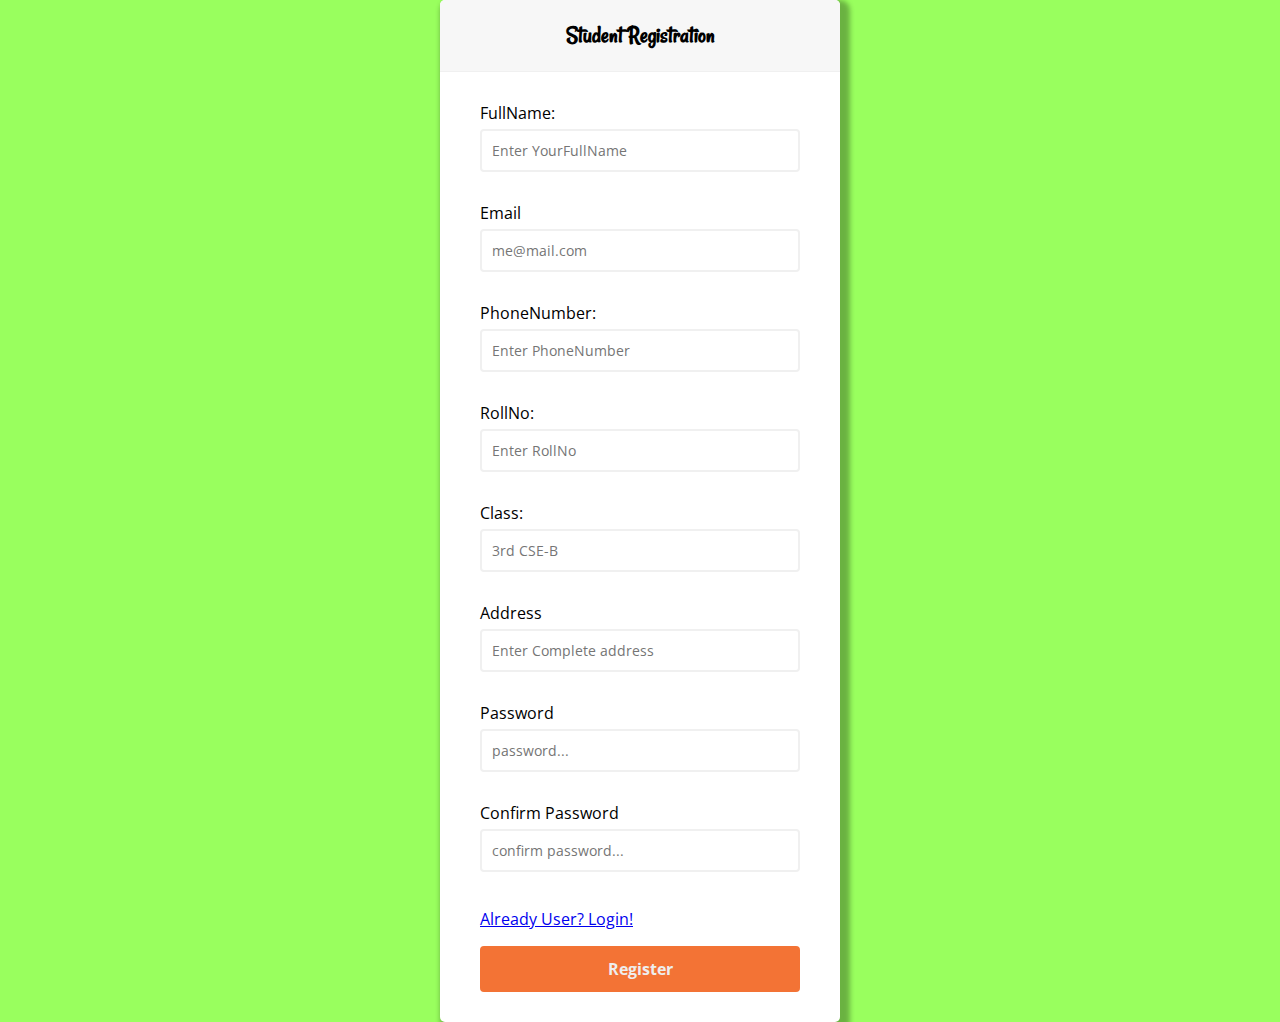
<file: index.html>
<!DOCTYPE html>
<html>
  <head>
    <link rel="stylesheet" href="styles.css" />
    <title>Studen Form</title>
    <meta charset="UTF-8" />
  </head>

  <body>
    <h1></h1>
    <div class="container">
      <div class="header">
        <h2>Student Registration</h2>
      </div>
      <form class="form" id="form">
        <div class="form_control">
          <label>FullName:</label>
          <input
            type="text"
            placeholder="Enter YourFullName"
            id="studentName"
          />
          <i class="check-circle"></i>
          <i class="exclamation-circle"></i>
          <small>Error message</small>
        </div>
        <div class="form_control">
          <label>Email</label>
          <input type="email" placeholder="me@mail.com" id="email" />
          <i class="check-circle"></i>
          <i class="exclamation-circle"></i>
          <small>Error message</small>
        </div>
        <div class="form_control">
          <label>PhoneNumber:</label>
          <input
            type="number"
            placeholder="Enter PhoneNumber"
            id="phoneNumber"
          />
          <i class="check-circle"></i>
          <i class="exclamation-circle"></i>
          <small>Error message</small>
        </div>
        <div class="form_control">
          <label>RollNo:</label>
          <input
            type="text"
            placeholder="Enter RollNo"
            id="rollNo"
          />
          <i class="check-circle"></i>
          <i class="exclamation-circle"></i>
          <small>Error message</small>
        </div>
        <div class="form_control">
          <label>Class:</label>
          <input
            type="text"
            placeholder="3rd CSE-B"
            id="className"
          />
          <i class="check-circle"></i>
          <i class="exclamation-circle"></i>
          <small>Error message</small>
        </div>
        <div class="form_control">
          <label>Address</label>
          <input
            type="text"
            placeholder="Enter Complete address"
            id="address"
          />
          <i class="check-circle"></i>
          <i class="exclamation-circle"></i>
          <small>Error message</small>
        </div>
        <div class="form_control">
          <label>Password</label>
          <input type="password" placeholder="password..." id="password" />
          <i class="check-circle"></i>
          <i class="exclamation-circle"></i>
          <small>Error message</small>
        </div>
        <div class="form_control">
          <label>Confirm Password</label>
          <input
            type="password"
            placeholder="confirm password..."
            id="confirmPassword"
          />
          <i class="check-circle"></i>
          <i class="exclamation-circle"></i>
          <small>Error message</small>
        </div>
        <a href="#"><p>Already User? Login!</p></a>
        <button>Register</button>
      </form>
    </div>

    <script src="index.js"></script>
  </body>
</html>
</file>
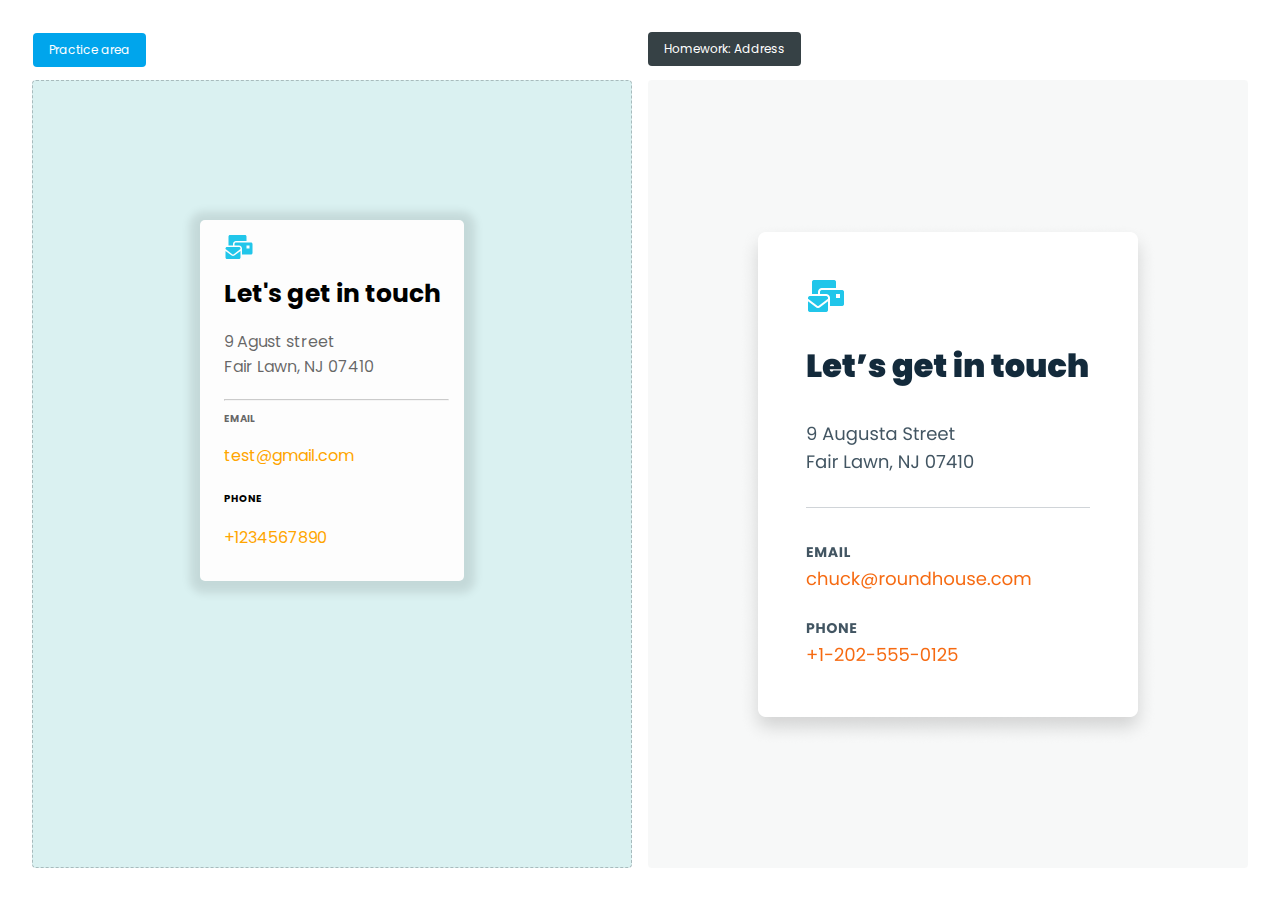
<file: task-2/address.html>
<!DOCTYPE html>
<html lang="en-US">
  <head>
    <meta charset="utf-8" />
    <meta name="viewport" content="width=device-width, initial-scale=1.0" />

    <title>HTML and CSS for Complete Beginners Homework: Address</title>

    <!-- This CSS and font is purely for presentational purposes. -->
    <link rel="stylesheet" href="https://akhilyadiki.github.io/clg-web/css/presentation.css" />
    <link rel="preconnect" href="https://fonts.googleapis.com" />
    <link rel="preconnect" href="https://fonts.gstatic.com" crossorigin />
    <link
      href="https://fonts.googleapis.com/css2?family=Poppins:wght@400;500;600;700;900&display=swap"
      rel="stylesheet"
    />

    <style>
      .learn {
        background-color: rgb(218, 241, 241);
        font-family: poppins sans-serif;
      }
      p {
        color: rgba(0, 0, 0, 0.6);
      }
      .contact-box {
        display: flex;
        font-family: poppins;
        padding: 15px;
        flex-direction: column;
        background-color: rgb(253, 253, 253);
        border-radius: 5px;
        box-shadow: 0.5px 2px 10px 10px rgba(0, 0, 0, 0.1);
        padding-left: 1.5rem;
        margin-top: 20%;
        margin-left: auto;
        margin-right: auto;
        width: 225px;
        height: auto;
      }
      strong {
        padding-top: 1rem;
        font-size: 25px;
      }
      #mail-add,
      #phone-num {
        color: orange;
      }
      #phone,
      #mail {
        font-size: 10px;
        font-family: poppins;
        font-weight: bold;
      }
    </style>
  </head>
  <body>
    <section class="learn">
      <div class="contact-box">
        <img src="https://akhilyadiki.github.io/clg-web/images/address/envelopes-bulk.svg" width="30px" />
        <strong>Let's get in touch</strong>
        <div class="contact">
          <p id="address">
            9 Agust street<br />
            Fair Lawn, NJ 07410
          </p>
          <hr style="margin-top: 20px; opacity: 0.5" />
          <p id="mail">EMAIL</p>
          <p id="mail-add">test@gmail.com</p>
          <phone id="phone">PHONE</phone>
          <p id="phone-num">+1234567890</p>
        </div>
      </div>
      <!-- Practice area start -->

      <!-- Write your HTML here -->

      <!-- Practice area end -->
    </section>

    <section class="preview" data-content="Address">
      <img width="444px" src="https://akhilyadiki.github.io/clg-web/images/reference/address.png" alt="Address" />
    </section>
  </body>
</html>
</file>
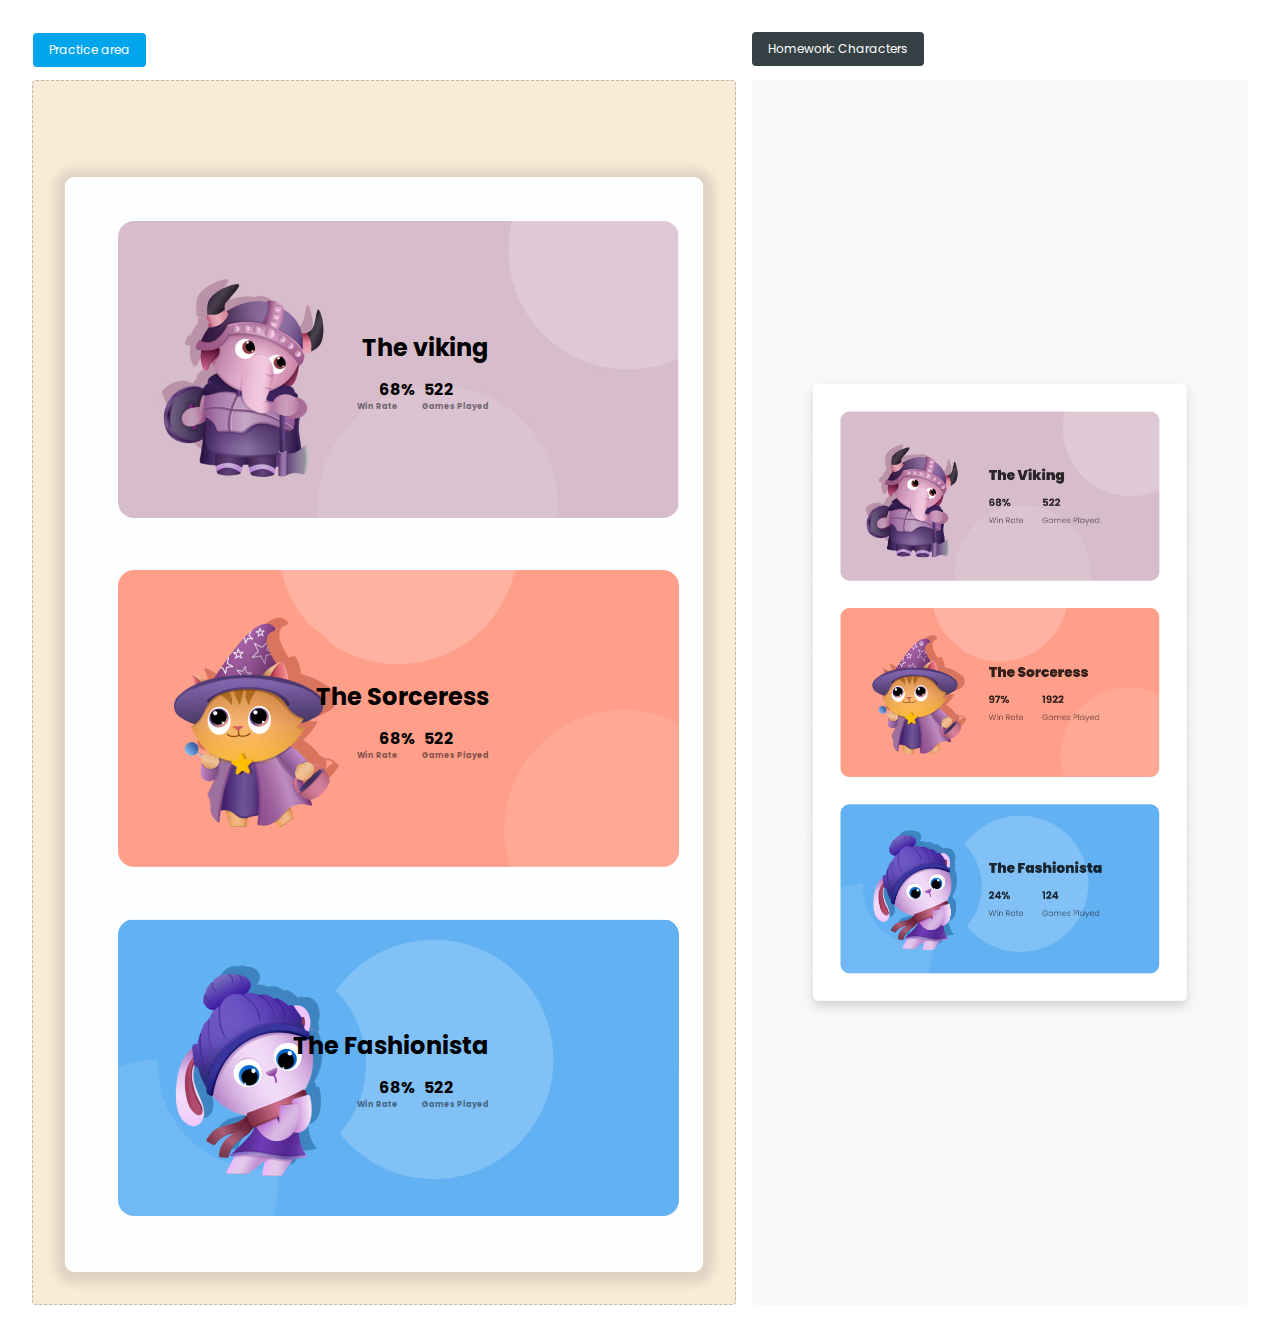
<file: task-2/characters.html>
<!DOCTYPE html>
<html lang="en-US">
	<head>
		<meta charset="utf-8">
		<meta name="viewport" content="width=device-width, initial-scale=1.0">

		<title>HTML and CSS for Complete Beginners Homework: Characters</title>

		<!-- This CSS and font is purely for presentational purposes. -->
		<link rel="stylesheet" href="https://akhilyadiki.github.io/clg-web/css/presentation.css" />
		<link rel="preconnect" href="https://fonts.googleapis.com" />
		<link rel="preconnect" href="https://fonts.gstatic.com" crossorigin />
		<link href="https://fonts.googleapis.com/css2?family=Poppins:wght@400;500;600;700;900&display=swap" rel="stylesheet" />

		<style>
			*{
				box-sizing: border-box;
				font-family: poppins, sans-serif;
			}
			.learn{
				background-color: antiquewhite;
			}
			.main-box{
				background-color: rgb(253, 254, 255);
				display: flex;
				flex-direction: column;
				padding:1.5rem;
				border-radius: 9px;
				margin-top: 10%;
				box-shadow: 0.5px 2px 10px 10px rgba(0, 0, 0, 0.1);
				
			}
			h2{
				position:absolute;
				line-height: 2px;
				margin-top:18%;
				right:35% ;
			}
			h4{
				position: absolute;
				margin-top: 20%;
				right: 40%;
			}
			#stats{
				line-height: 20px;
				position:absolute;
				margin-top:24%;
				right:35%;
				color: rgba(0, 5, 9,.5);
				font-size: 8px;
			}
			.image-container{
				border-radius: 16px;
				width: 561px;
				height: 297px;
				margin-bottom: 2rem;
				margin-top: 20px;
				margin-left: 29px;
			}
			#elephant{
				background-image: url("https://akhilyadiki.github.io/clg-web/images/characters/bg-elephant.jpg");
			}
			#cat{
				background-image: url("https://akhilyadiki.github.io/clg-web/images/characters/bg-cat.jpg");
			}
			#legend{
				background-image: url("https://akhilyadiki.github.io/clg-web/images/characters/bg-bunny.jpg");
			}
			/* Write your CSS here */
		</style>
	</head>
	<body>
		<section class="learn">
			<div class = "main-box">
				<div class="image-container" id ="elephant">
				<h2>The viking</h2>
				<h4><pre>68%   522</pre></h4>
				<h6 id="stats"><pre>Win Rate            Games Played</pre></h6>
			</div>
			<div class = "image-container" id = "cat">
				<h2>The Sorceress</h2>
				<h4><pre>68%   522</pre></h4>
				<h6 id="stats"><pre>Win Rate            Games Played</pre></h6>
			</div>
			<div class = "image-container" id ="legend">
				<h2>The Fashionista</h2>
				<h4><pre>68%   522</pre></h4>
				<h6 id="stats"><pre>Win Rate            Games Played</pre></h6>
			</div>
				<!-- Practice area start -->

			<!-- Write your HTML here -->

			<!-- Practice area end -->
		</section>

		<section class="preview" data-content="Characters">
			<img width="720px" src="https://akhilyadiki.github.io/clg-web/images/reference/characters.png" alt="Characters" />
		</section>
	</body>
</html>
</file>
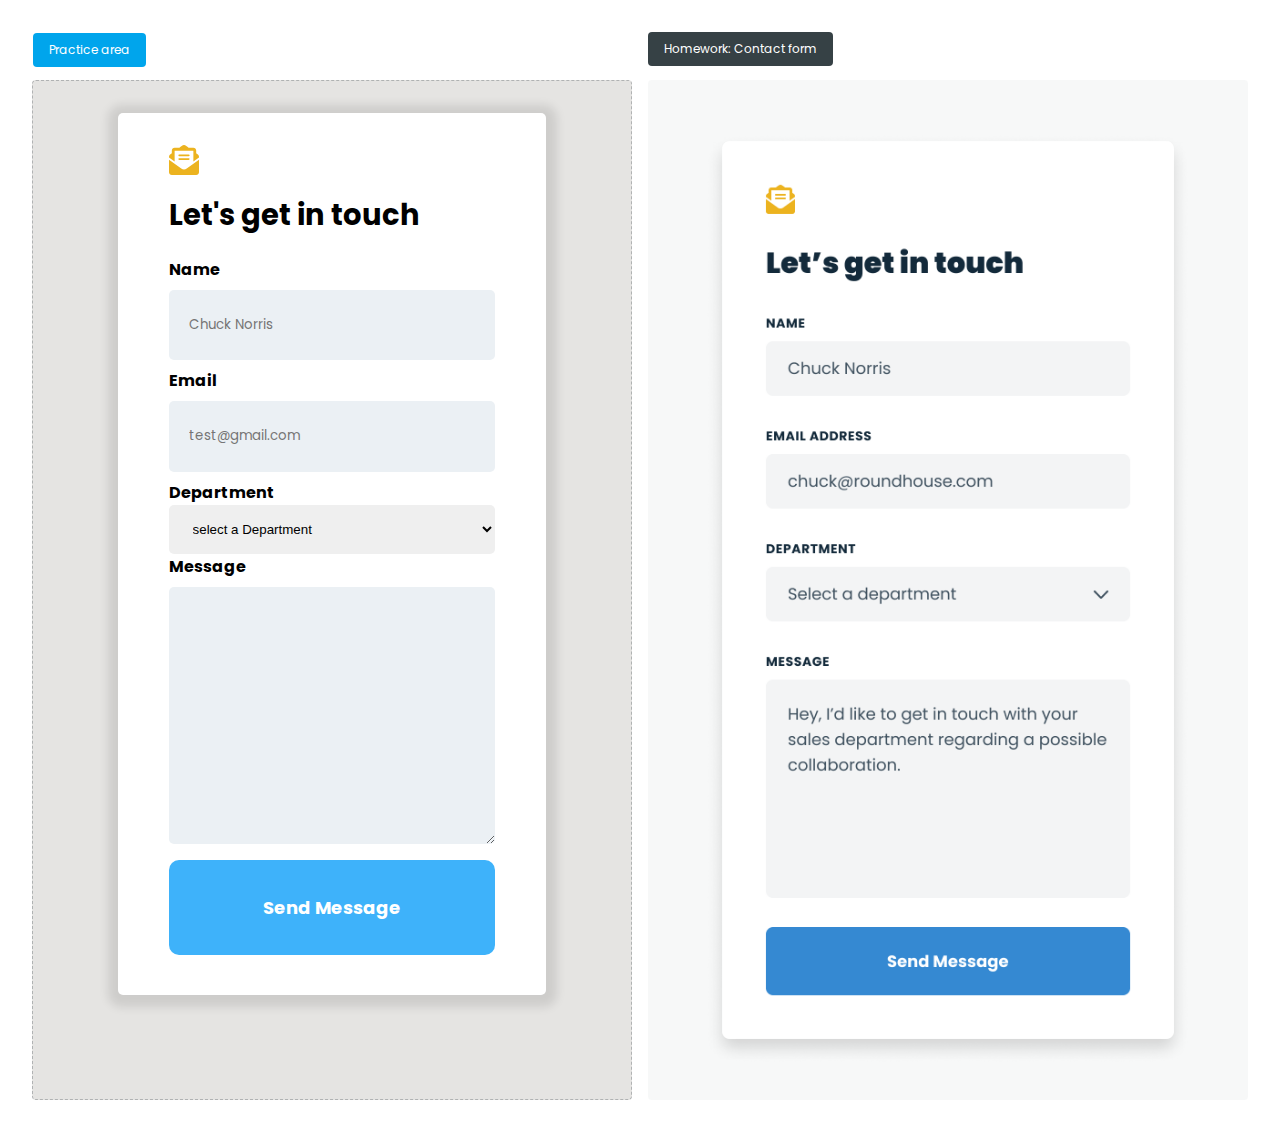
<file: task-2/contact-form.html>
<!DOCTYPE html>
<html lang="en-US">
  <head>
    <meta charset="utf-8" />
    <meta name="viewport" content="width=device-width, initial-scale=1.0" />

    <title>HTML and CSS for Complete Beginners Homework: Contact form</title>

    <!-- This CSS and font is purely for presentational purposes. -->
    <link rel="stylesheet" href="https://akhilyadiki.github.io/clg-web/css/presentation.css" />
    <link rel="preconnect" href="https://fonts.googleapis.com" />
    <link rel="preconnect" href="https://fonts.gstatic.com" crossorigin />
    <link
      href="https://fonts.googleapis.com/css2?family=Poppins:wght@400;500;600;700;900&display=swap"
      rel="stylesheet"
    />

    <style>
      * {
        box-sizing: border-box;
      }

      .learn {
        background-color: rgb(229, 228, 226);
      }
      .form-container {
        background-color: rgb(255, 255, 255);
        display: flex;
        flex-direction: column;
        margin-left: auto;
        margin-right: auto;
        width: 80%;
        border-radius: 5px;
        box-shadow: 0.5px 2px 10px 10px rgba(0, 0, 0, 0.1);
        font-family: poppins, sans-serif;
        padding: 2rem;
      }
      form {
        display: flex;
        flex-direction: column;
        margin-left: auto;
        margin-right: auto;
        width: 90%;
      }
      label {
        font-weight: bold;
      }
      input,
      textarea {
        box-sizing: border-box;
        font-family: Poppins, sans-serif;
        background-color: rgb(235, 240, 244);
        border-radius: 5px;
        border: none;
        line-height: 3.5;
        margin-top: 0.5rem;
        margin-bottom: 0.5rem;
        align-items: center;
        width: 100%;
        padding: 12px 20px;
      }
      select {
        width: 100%;
        padding: 16px 20px;
        border: none;
        border-radius: 5px;
      }
      h1 {
        font-size: 29px;
        font-weight: bold;
      }
      input[type="button"] {
        background-color: rgb(62, 178, 250);
        border: none;
        color: white;
        cursor: pointer;
        padding: 16px 32px;
        font-weight: bolder;
        font-size: large;
        border-radius: 10px;
      }

      /* Write your CSS here */
    </style>
  </head>
  <body>
    <section class="learn">
      <div class="form-container">
        <form>
          <img
            src="https://akhilyadiki.github.io/clg-web/images/contact-form/envelope.svg"
            height="30px"
            width="30px"
          />
          <h1>Let's get in touch</h1>
          <label>Name</label>
          <input type="text" name="Name" id="name" placeholder="Chuck Norris" />
          <label for="mail">Email</label>
          <input
            type="mail"
            name="mail"
            id="mail"
            placeholder="test@gmail.com"
          />
          <label for="department">Department</label>
          <select id="department" name="department">
            <option value="" disabled selected>select a Department</option>
            <option value="CSE">CSE</option>
            <option value="ECE">ECE</option>
            <option value="EEE">EEE</option>
            <option value="MECH">MECH</option>
          </select>
          <label for="message">Message</label>
          <textarea name="message" rows="5" cols="30" id="message"> </textarea>
          <input type="button" name="Send Message" value="Send Message" />
        </form>
      </div>
      <!-- Practice area start -->

      <!-- Write your HTML here -->

      <!-- Practice area end -->
    </section>

    <section class="preview" data-content="Contact form">
      <img
        width="560px"
        src="https://akhilyadiki.github.io/clg-web/images/reference/contact-form.png"
        alt="Contact form"
      />
    </section>
  </body>
</html>
</file>
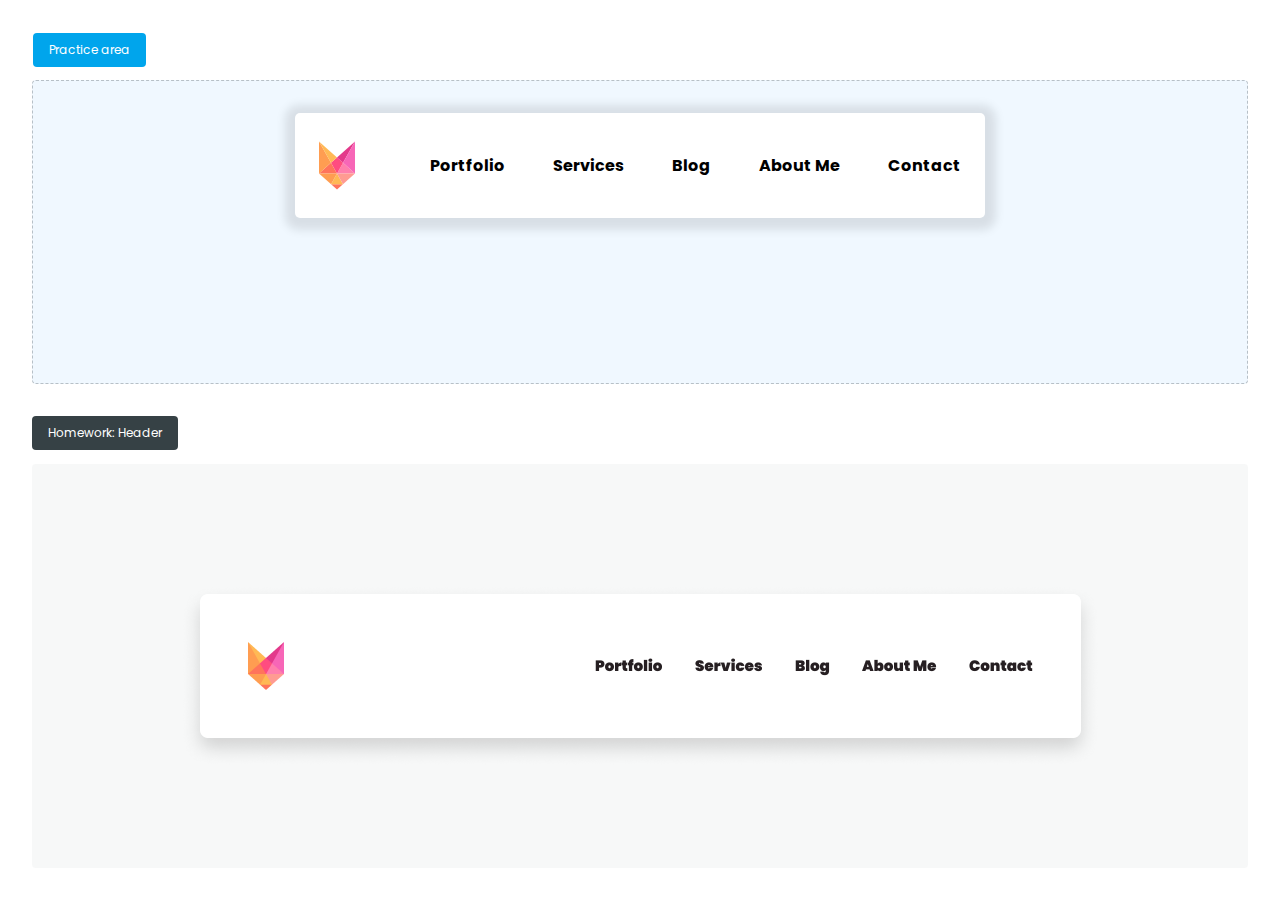
<file: task-2/header.html>
<!DOCTYPE html>
<html lang="en-US">
  <head>
    <meta charset="utf-8" />
    <meta name="viewport" content="width=device-width, initial-scale=1.0" />

    <title>HTML and CSS for Complete Beginners Homework: Header</title>

    <!-- This CSS and font is purely for presentational purposes. -->
    <link rel="stylesheet" href="https://akhilyadiki.github.io/clg-web/css/presentation.css" />
    <link rel="preconnect" href="https://fonts.googleapis.com" />
    <link rel="preconnect" href="https://fonts.gstatic.com" crossorigin />
    <link
      href="https://fonts.googleapis.com/css2?family=Poppins:wght@400;500;600;700;900&display=swap"
      rel="stylesheet"
    />

    <style>
      .learn {
        background-color: aliceblue;
      }
      .nav {
        background-color: white;
        display: flex;
        justify-content: space-between;
        padding: 1.5rem;
        border-radius: 5px;
        box-shadow: 0.5px 2px 10px 10px rgba(0, 0, 0, 0.1);
        font-weight: bold;
        font-family: poppins, sans-serif;
        margin-left: 20%;
        margin-right: 20%;
      }
      ul {
        display: flex;
        gap: 3rem;
        list-style-type: none;
      }
      /* Write your CSS here */
    </style>
  </head>
  <body class="flip">
    <section class="learn">
      <div class="nav">
        <img src="https://akhilyadiki.github.io/clg-web/images/header/logo.svg" />
        <ul>
          <li>Portfolio</li>
          <li>Services</li>
          <li>Blog</li>
          <li>About Me</li>
          <li>Contact</li>
        </ul>
      </div>
    </section>

    <section class="preview" data-content="Header">
      <img width="945px" src="https://akhilyadiki.github.io/clg-web/images/reference/header.png" alt="Header" />
    </section>
  </body>
</html>
</file>
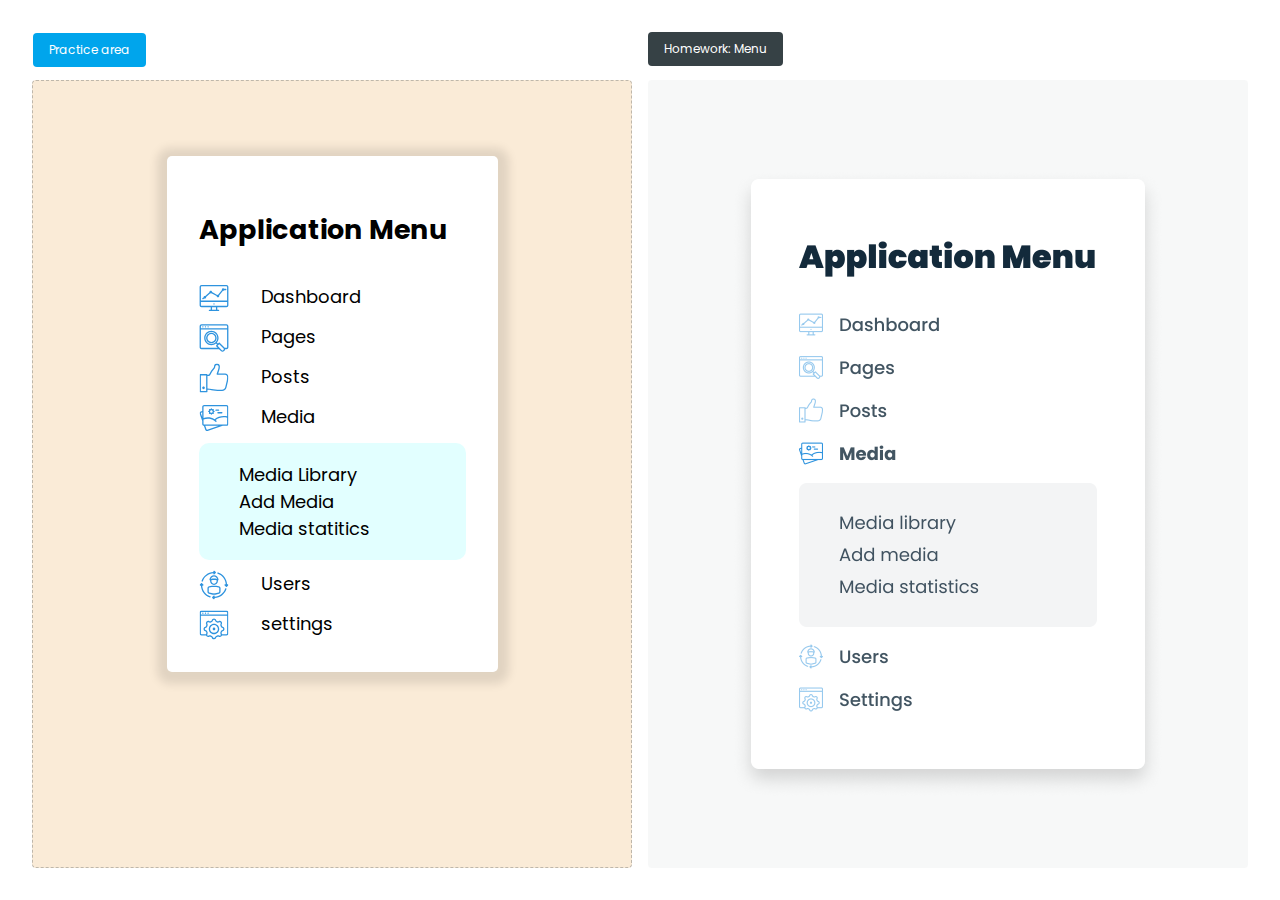
<file: task-2/menu.html>
<!DOCTYPE html>
<html lang="en-US">
	<head>
		<meta charset="utf-8">
		<meta name="viewport" content="width=device-width, initial-scale=1.0">

		<title>HTML and CSS for Complete Beginners Homework: Menu</title>

		<!-- This CSS and font is purely for presentational purposes. -->
		<link rel="stylesheet" href="https://akhilyadiki.github.io/clg-web/css/presentation.css" />
		<link rel="preconnect" href="https://fonts.googleapis.com" />
		<link rel="preconnect" href="https://fonts.gstatic.com" crossorigin />
		<link href="https://fonts.googleapis.com/css2?family=Poppins:wght@400;500;600;700;900&display=swap" rel="stylesheet" />

		<style>
			.learn{
				background-color:antiquewhite;
				justify-content: center;
				font-family: poppins, sans-serif;
				font-size: large;
			}
			.container{
				margin-top: 8%;
				margin-bottom: auto;
				height:auto;
				margin-left: auto;
				margin-right: auto;
				width:50%;
				padding: 2rem;
				background-color: white;
				border-radius: 5px;
        		box-shadow: 0.5px 2px 10px 10px rgba(0, 0, 0, 0.1);

			}
			#sub-menu{
				background-color: rgb(226, 255, 255);
				border:none;
				border-radius: 10px;
				margin-top: 10px;
			}
			ul li{
				list-style-type: none;
			}
			.menu-container{
				display: flex;
				flex-direction: column;
			}
			#shit,.shit-media{
				display: flex;
				gap:2rem;
				margin-top: 10px;
			}
		</style>
	</head>
	<body>
		<section class="learn">
			<div class ="container">
				<h2>Application Menu</h2>
				<div class ="menu-container">
					<div id="shit"><img src="https://akhilyadiki.github.io/clg-web/images/menu/menu-icon-1.svg" height="30px" width="30px">Dashboard</div>
					<div id="shit"><img src="https://akhilyadiki.github.io/clg-web/images/menu/menu-icon-2.svg" height="30px" width="30px">Pages</div>
					<div id="shit"><img src="https://akhilyadiki.github.io/clg-web/images/menu/menu-icon-3.svg" height="30px" width="30px">Posts</div>
					<div class="shit-media"><img src="https://akhilyadiki.github.io/clg-web/images/menu/menu-icon-4.svg" height="30px" width="30px">Media</div>
					<div id = "sub-menu">
						<ul>
							<li>Media Library</li>
							<li>Add Media</li>
							<li>Media statitics</li>
						</ul>
					</div>
					<div id="shit"><img src="https://akhilyadiki.github.io/clg-web/images/menu/menu-icon-5.svg" height="30px" width="30px">Users</div>
					<div id="shit"><img src="https://akhilyadiki.github.io/clg-web/images/menu/menu-icon-6.svg" height="30px" width="30px">settings</div>
				</div>
			</div>
			<!-- Practice area start -->

			<!-- Write your HTML here -->

			<!-- Practice area end -->
		</section>

		<section class="preview" data-content="Menu">
			<img width="458px" src="https://akhilyadiki.github.io/clg-web/images/reference/menu.png" alt="Menu" />
		</section>
	</body>
</html>
</file>
<file: styles.css>
@import url("https://fonts.googleapis.com/css?family=Open+Sans&display=swap");
@import url("https://fonts.googleapis.com/css?family=Rancho&effect=shadow-multiple|3d-float");
* {
  box-sizing: border-box;
}
@media screen and (max-width: 500px) {
  body {
    background-color: red;
  }
  h1::after {
    content: "Please come from pc";
  }
  .container {
    display: none;
  }
}
body {
  display: flex;
  align-items: center;
  justify-content: center;
  min-height: 100vh;
  margin: 0;
  font-family: "Open Sans", sans-serif;
  background-color: #99ff5e;
}
h2 {
  font-family: rancho, sans-serif;
  color: black;
}
h2:hover {
  font-size: 30px;
  cursor: pointer;
}

.container {
  background-color: white;
  border-radius: 5px;
  box-shadow: 5px 5px 5px 5px rgba(0, 0, 0, 0.3);
  width: 400px;
  max-width: 100%;
  overflow: hidden;
}

.header {
  background-color: #f7f7f7;
  border-bottom: 1px solid #f0f0f0;
  padding: 20px 40px;
  text-align: center;
}

.header h2 {
  margin: 0;
}

.form {
  padding: 30px 40px;
}

.form_control {
  margin-bottom: 10px;
  padding-bottom: 20px;
  position: relative;
}

.form_control label {
  display: inline-block;
  margin-bottom: 5px;
}

.form_control input {
  border: 2px solid #f0f0f0;
  border-radius: 4px;
  display: block;
  font-family: inherit;
  font-size: 14px;
  width: 100%;
  padding: 10px;
  outline-color: #f37335;
}

.form_control.success input {
  border-color: #2ecc71;
}

.form_control.error input {
  border-color: #e74c3c;
}

.form_control i {
  visibility: hidden;
  position: absolute;
  top: 40px;
  right: 10px;
}

.form_control.success i.check-circle {
  visibility: visible;
  color: #2ecc71;
}

.form_control.error i.exclamation-circle {
  visibility: visible;
  color: #e74c3c;
}

.form_control small {
  visibility: hidden;
  position: absolute;
  bottom: 0;
  left: 0;
}

.form_control.error small {
  color: #f40606;
  visibility: visible;
}

.form button {
  background-color: #f37335;
  border: 2px solid #f37335;
  border-radius: 4px;
  color: #eee;
  display: block;
  width: 100%;
  padding: 10px;
  font-size: 16px;
  font-family: inherit;
  font-weight: bold;
}
</file>
